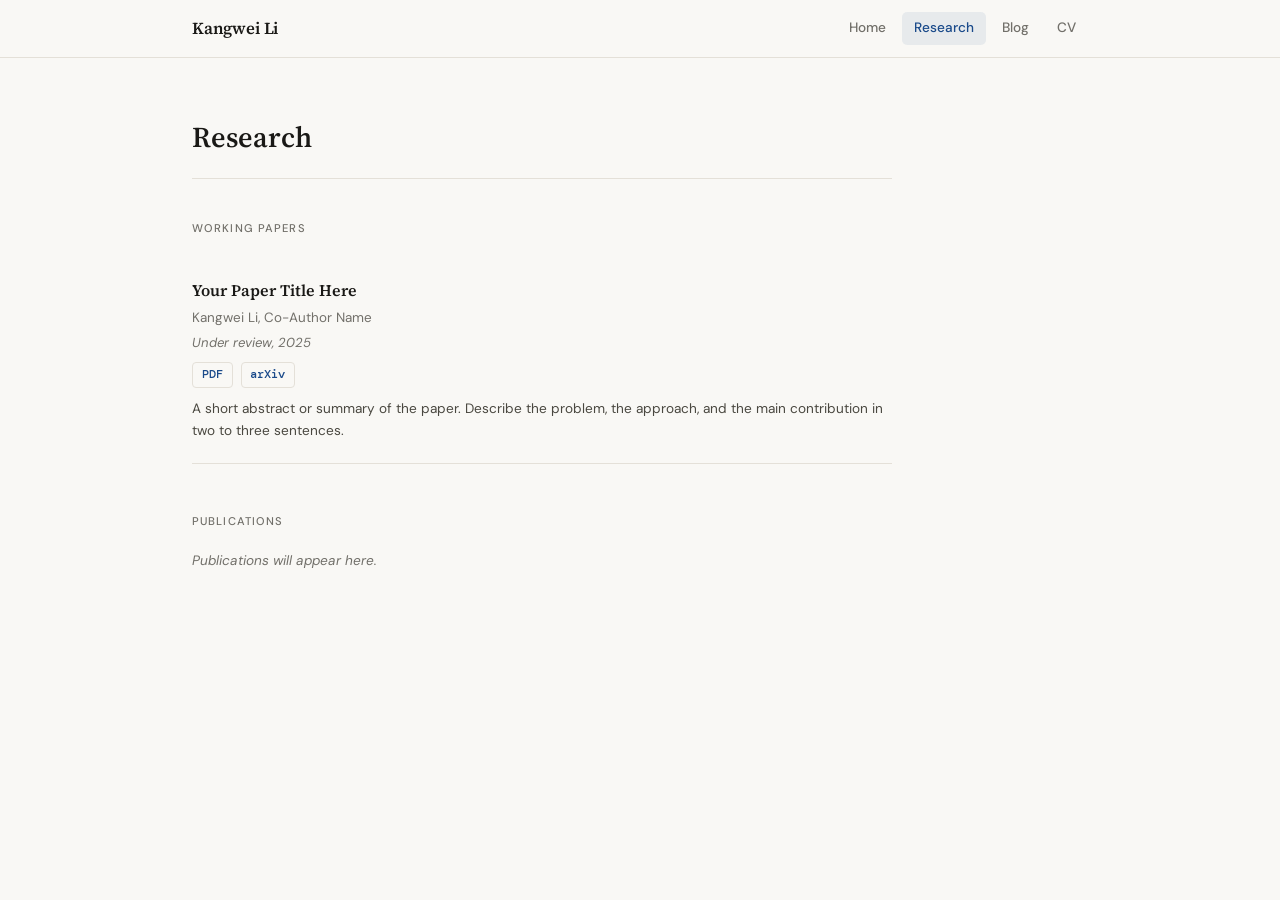
<file: research.html>
<!DOCTYPE html>
<html lang="en">
<head>
  <meta charset="UTF-8"/>
  <meta name="viewport" content="width=device-width, initial-scale=1.0"/>
  <title>Research — Kangwei Li</title>
  <link rel="stylesheet" href="style.css"/>
</head>
<body>

  <header class="site-header">
    <div class="header-inner">
      <span class="logo">Kangwei Li</span>
      <nav class="nav">
        <a href="index.html" class="nav-link">Home</a>
        <a href="research.html" class="nav-link active">Research</a>
        <a href="blog/index.html" class="nav-link">Blog</a>
        <a href="cv.pdf" class="nav-link" target="_blank">CV</a>
      </nav>
    </div>
  </header>

  <main class="main-content">
    <div class="page-body">

      <h1 class="page-title">Research</h1>

      <section class="paper-section">
        <h2 class="section-heading">Working Papers</h2>

        <div class="paper-card">
          <div class="paper-title">Your Paper Title Here</div>
          <div class="paper-authors">Kangwei Li, Co-Author Name</div>
          <div class="paper-venue">Under review, 2025</div>
          <div class="paper-links">
            <a href="#" class="paper-link">PDF</a>
            <a href="#" class="paper-link">arXiv</a>
          </div>
          <p class="paper-abstract">
            A short abstract or summary of the paper. Describe the problem, the approach,
            and the main contribution in two to three sentences.
          </p>
        </div>

      </section>

      <section class="paper-section">
        <h2 class="section-heading">Publications</h2>
        <p class="empty-note">Publications will appear here.</p>
      </section>

    </div>
  </main>

</body>
</html>
</file>
<file: style.css>
@import url('https://fonts.googleapis.com/css2?family=Source+Serif+4:ital,wght@0,300;0,400;0,600;1,400&family=DM+Mono:wght@400;500&family=DM+Sans:wght@400;500&display=swap');

/* ─── Variables ─────────────────────────── */
:root {
  --bg:        #f9f8f5;
  --surface:   #ffffff;
  --ink:       #1a1916;
  --muted:     #72706a;
  --accent:    #1a4a8a;
  --accent2:   #c0522a;
  --border:    #e4e0d8;
  --serif:     'Source Serif 4', Georgia, serif;
  --mono:      'DM Mono', monospace;
  --sans:      'DM Sans', sans-serif;
  --max-w:     960px;
  --header-h:  58px;
}

/* ─── Reset ──────────────────────────────── */
*, *::before, *::after { box-sizing: border-box; margin: 0; padding: 0; }
html { font-size: 16px; scroll-behavior: smooth; }
body { background: var(--bg); color: var(--ink); font-family: var(--sans); line-height: 1.65; }
a { color: var(--accent); text-decoration: none; }
a:hover { text-decoration: underline; text-underline-offset: 2px; }

/* ─── Header ─────────────────────────────── */
.site-header {
  position: sticky; top: 0; z-index: 100;
  background: rgba(249,248,245,0.92);
  backdrop-filter: blur(8px);
  border-bottom: 1px solid var(--border);
  height: var(--header-h);
}
.header-inner {
  max-width: var(--max-w);
  margin: 0 auto;
  padding: 0 2rem;
  height: 100%;
  display: flex; align-items: center; justify-content: space-between;
}
.logo {
  font-family: var(--serif);
  font-size: 1.05rem;
  font-weight: 600;
  color: var(--ink);
  letter-spacing: -0.01em;
}
.nav { display: flex; gap: 0.25rem; }
.nav-link {
  padding: 0.35rem 0.75rem;
  border-radius: 5px;
  font-size: 0.85rem;
  font-weight: 500;
  color: var(--muted);
  transition: color 0.15s, background 0.15s;
}
.nav-link:hover { color: var(--ink); background: rgba(0,0,0,0.05); text-decoration: none; }
.nav-link.active { color: var(--accent); background: rgba(26,74,138,0.08); }

/* ─── Main content ───────────────────────── */
.main-content {
  max-width: var(--max-w);
  margin: 0 auto;
  padding: 3.5rem 2rem 5rem;
}

/* ─── Homepage: Profile grid ─────────────── */
.profile-grid {
  display: grid;
  grid-template-columns: 220px 1fr;
  gap: 4rem;
  align-items: start;
}

/* Left column */
.profile-left { position: sticky; top: calc(var(--header-h) + 2rem); }

.photo-wrap { margin-bottom: 1.5rem; }
.photo-wrap img {
  width: 180px; height: 180px;
  object-fit: cover;
  border-radius: 6px;
  display: block;
}
.photo-placeholder {
  width: 180px; height: 180px;
  background: linear-gradient(135deg, #1a4a8a 0%, #2d6cc0 100%);
  border-radius: 6px;
  display: flex; align-items: center; justify-content: center;
  font-family: var(--mono); font-size: 1.6rem; font-weight: 500;
  color: rgba(255,255,255,0.9);
  letter-spacing: 0.05em;
}

.contact-name { font-family: var(--serif); font-size: 1.2rem; font-weight: 600; margin-bottom: 0.25rem; }
.contact-role { font-size: 0.85rem; font-weight: 500; color: var(--ink); margin-bottom: 0.1rem; }
.contact-dept { font-size: 0.82rem; color: var(--muted); }
.contact-univ { font-size: 0.82rem; color: var(--muted); margin-bottom: 1rem; }

.contact-details { margin-bottom: 1rem; display: flex; flex-direction: column; gap: 0.4rem; }
.contact-row { display: flex; flex-direction: column; }
.contact-label { font-family: var(--mono); font-size: 0.68rem; color: var(--muted); text-transform: uppercase; letter-spacing: 0.06em; }
.contact-val { font-size: 0.8rem; color: var(--ink); word-break: break-all; }
.contact-val a { color: var(--accent); }

.ext-links { display: flex; flex-direction: column; gap: 0.3rem; margin-top: 0.5rem; }
.ext-link {
  font-size: 0.8rem; font-weight: 500;
  color: var(--accent);
  display: inline-flex; align-items: center; gap: 0.3rem;
}
.ext-link::before { content: "↗"; font-size: 0.75rem; }
.ext-link:hover { text-decoration: underline; }

/* Right column */
.bio-text {
  font-family: var(--serif);
  font-size: 1rem;
  line-height: 1.8;
  color: #2a2820;
  margin-bottom: 1.1rem;
}

.block-title {
  font-family: var(--sans);
  font-size: 0.7rem;
  font-weight: 500;
  text-transform: uppercase;
  letter-spacing: 0.1em;
  color: var(--muted);
  margin-bottom: 0.75rem;
  padding-bottom: 0.4rem;
  border-bottom: 1px solid var(--border);
}

.interests-block { margin: 1.75rem 0; }
.interests-list { list-style: none; display: flex; flex-direction: column; gap: 0.35rem; }
.interests-list li {
  font-size: 0.88rem;
  color: var(--ink);
  padding-left: 1rem;
  position: relative;
}
.interests-list li::before {
  content: "·";
  position: absolute; left: 0;
  color: var(--accent2);
  font-weight: 700;
}

.news-block { margin: 1.75rem 0; }
.news-list { list-style: none; display: flex; flex-direction: column; gap: 0.65rem; }
.news-list li { display: flex; gap: 1rem; font-size: 0.86rem; align-items: baseline; }
.news-date { font-family: var(--mono); font-size: 0.75rem; color: var(--muted); flex-shrink: 0; width: 60px; }
.news-text { color: var(--ink); line-height: 1.5; }

.page-generated { font-size: 0.75rem; color: #b0ac a4; color: var(--muted); margin-top: 2.5rem; }

/* ─── Research / inner pages ──────────────── */
.page-body { max-width: 700px; }
.page-title {
  font-family: var(--serif);
  font-size: 1.8rem;
  font-weight: 600;
  margin-bottom: 2.5rem;
  padding-bottom: 1rem;
  border-bottom: 1px solid var(--border);
}
.section-heading {
  font-family: var(--sans);
  font-size: 0.7rem;
  font-weight: 500;
  text-transform: uppercase;
  letter-spacing: 0.1em;
  color: var(--muted);
  margin-bottom: 1.25rem;
}
.paper-section { margin-bottom: 3rem; }
.paper-card {
  padding: 1.25rem 0;
  border-bottom: 1px solid var(--border);
}
.paper-title { font-family: var(--serif); font-size: 1rem; font-weight: 600; margin-bottom: 0.25rem; }
.paper-authors { font-size: 0.84rem; color: var(--muted); margin-bottom: 0.15rem; }
.paper-venue { font-size: 0.82rem; color: var(--muted); font-style: italic; margin-bottom: 0.5rem; }
.paper-links { display: flex; gap: 0.5rem; margin-bottom: 0.6rem; }
.paper-link {
  font-size: 0.75rem; font-weight: 500;
  font-family: var(--mono);
  border: 1px solid var(--border);
  border-radius: 4px;
  padding: 0.15rem 0.55rem;
  color: var(--accent);
  transition: all 0.15s;
}
.paper-link:hover { background: var(--accent); color: #fff; text-decoration: none; }
.paper-abstract { font-size: 0.85rem; color: #4a4840; line-height: 1.65; }
.empty-note { font-size: 0.85rem; color: var(--muted); font-style: italic; }

/* ─── Responsive ─────────────────────────── */
@media (max-width: 700px) {
  .profile-grid { grid-template-columns: 1fr; gap: 2rem; }
  .profile-left { position: static; }
  .photo-wrap img, .photo-placeholder { width: 120px; height: 120px; }
  .main-content { padding: 2rem 1.25rem 4rem; }
  .header-inner { padding: 0 1.25rem; }
}
</file>
